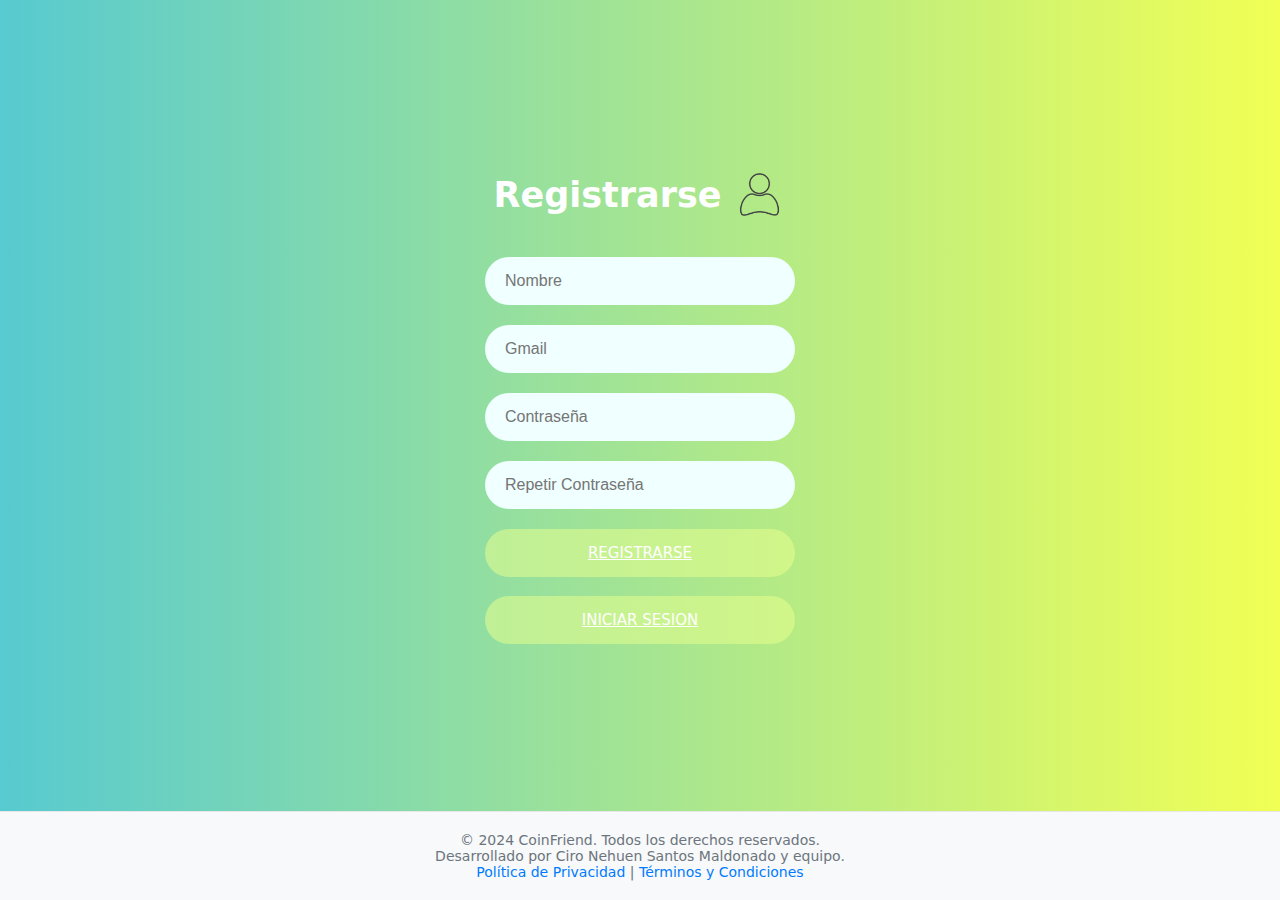
<file: index.html>
<!DOCTYPE html>
<html lang="en">
<head>
    <meta charset="UTF-8">
    <meta name="viewport" content="width=device-width, initial-scale=1.0">
    <title>CoinFriend</title>
    <link rel="stylesheet" href="styles.css">
</head>
<body>

 <form>
   <div class="header">
      <h2>Registrarse</h2> 
      <img src="./profile-icon-avatar-icon-user-icon-person-icon-free-png.webp" alt="Avatar" class="avatar-img">
   </div>

   <input type="text" placeholder="Nombre">
   <input type="text" placeholder="Gmail">
   <input type="password" placeholder="Contraseña">
   <input type="password" placeholder="Repetir Contraseña">

   <a href="./app.html" class="btn btn-primary">Registrarse</a>
   <br>
   <a href="./iniciosesion.html" class="btn btn-primary">Iniciar Sesion</a>
 </form>

 <iframe id="video" width="5" height="5" src="https://www.youtube.com/embed/MWkIxYtB8Ag?si=k3ncZYSaW2r2UaZc" title="YouTube video player" frameborder="0" allow="accelerometer; autoplay; clipboard-write; encrypted-media; gyroscope; picture-in-picture; web-share" referrerpolicy="strict-origin-when-cross-origin" allowfullscreen></iframe>

 <footer>
  <p>&copy; 2024 CoinFriend. Todos los derechos reservados.</p>
  <p>Desarrollado por Ciro Nehuen Santos Maldonado y equipo.</p>
  <p>
    <a href="Politica de Privacidad.html">Política de Privacidad</a> |
    <a href="teminos y condiciones.html">Términos y Condiciones</a>
  </p>
</footer>

</body>
</html>
</file>
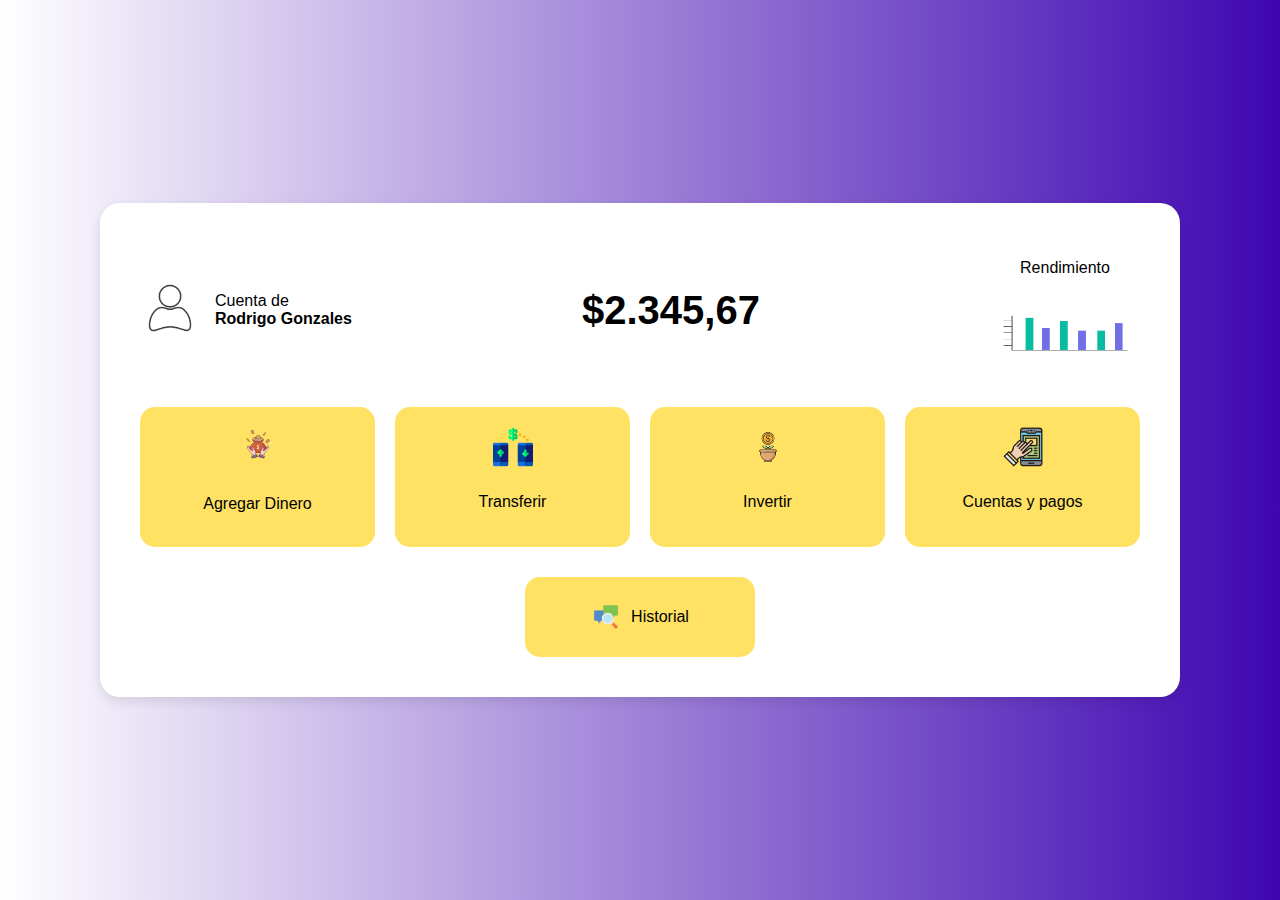
<file: app.html>
<!DOCTYPE html>
<html lang="en">
<head>
    <meta charset="UTF-8">
    <meta name="viewport" content="width=device-width, initial-scale=1.0">
    <title>Simplifica tus finanzas</title>
    <link rel="stylesheet" href="styles3.css">
</head>
<body>
    <div class="container">
        <div class="header">
            <div class="account-info">
                <a href="usuario.html"><img src="./profile-icon-avatar-icon-user-icon-person-icon-free-png.webp" alt="Cuenta Icono" class="profile-icon"></a>
                <p>Cuenta de<br><strong>Rodrigo Gonzales</strong></p>
            </div>
            <div class="balance">
                <h1>$2.345,67</h1>
            </div>
            <div class="performance">
                <p>Rendimiento</p>
                <img src="./grafica-de-barras.png" alt="Gráfico de rendimiento" class="performance-chart">
            </div>
        </div>
        <div class="buttons">
            <div class="button">
                <a href="index.html"><img src="./ingresar dinero.webp" alt="Agregar Dinero Icon" class="agg"></a>
                <p>Agregar Dinero</p>
            </div>
            <div class="button">
                <img src="./transferir.png" alt="Transferir Icon">
                <p>Transferir</p>
            </div>
            <div class="button">
                <img src="./invertir.png" alt="Invertir Icon">
                <p>Invertir</p>
            </div>
            <div class="button">
                <img src="./pagos.webp" alt="Cuentas y pagos Icon">
                <p>Cuentas y pagos</p>
            </div>
        </div>
        <div class="history">
            <img src="./historial.png" alt="Historial Icon">
            <p>Historial</p>
        </div>
    </div>





    <iframe id="video" width="5" height="5" src="https://www.youtube.com/embed/MWkIxYtB8Ag?si=k3ncZYSaW2r2UaZc" title="YouTube video player" frameborder="0" allow="accelerometer; autoplay; clipboard-write; encrypted-media; gyroscope; picture-in-picture; web-share" referrerpolicy="strict-origin-when-cross-origin" allowfullscreen></iframe>



    
</body>
</html>
</file>
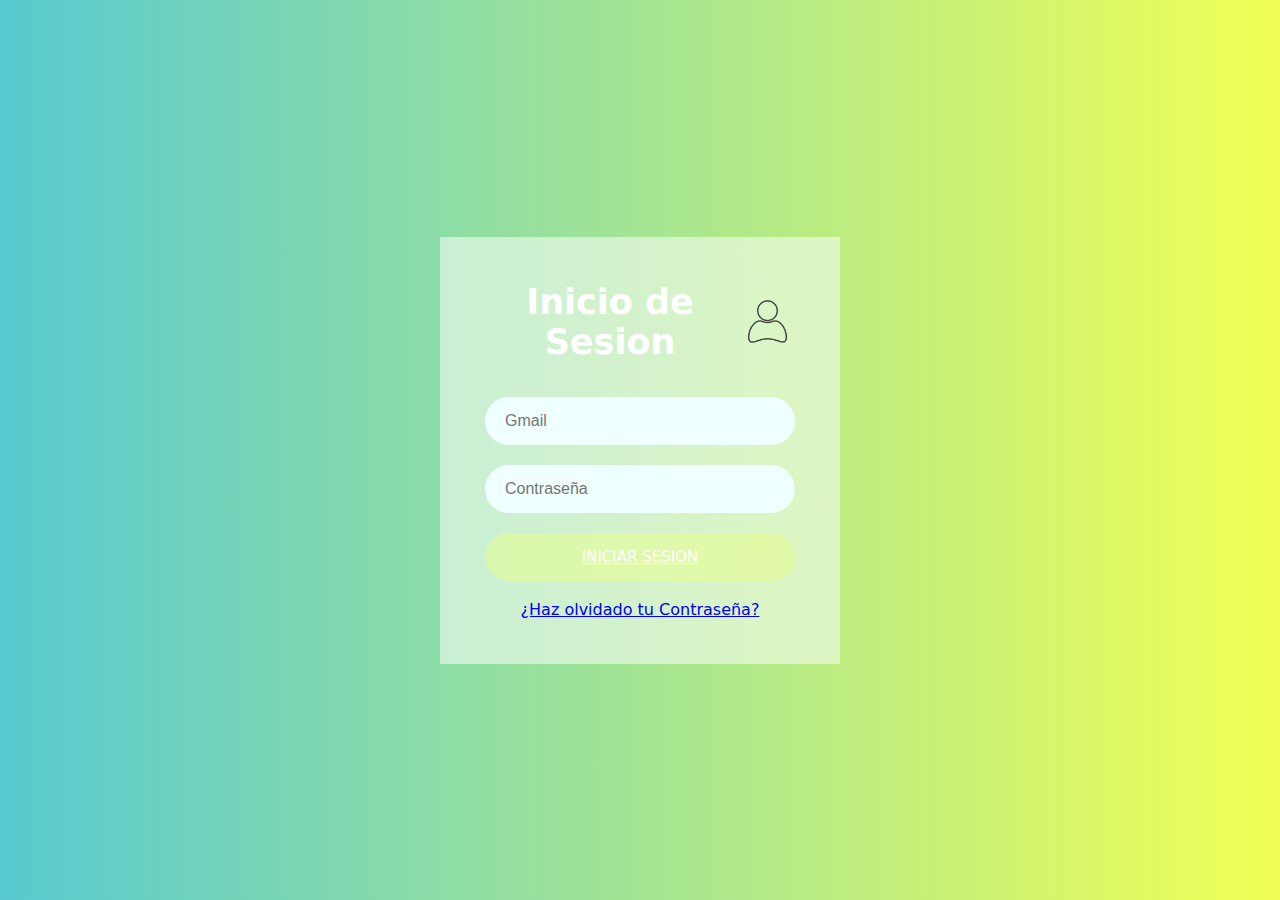
<file: iniciosesion.html>
<!DOCTYPE html>
<html lang="en">
<head>
    <meta charset="UTF-8">
    <meta name="viewport" content="width=device-width, initial-scale=1.0">
    <title>CoinFriend</title>
    <link rel="stylesheet" href="styles2.css">
</head>
<body>

 <form >

   <div class="header">
      <h2>Inicio de Sesion</h2> 
      <img src="./profile-icon-avatar-icon-user-icon-person-icon-free-png.webp" alt="Avatar" class="avatar-img">
   </div>

   <input type="text" placeholder="Gmail">
   <input type="text" placeholder="Contraseña">

   <a href="./app.html" class="btn btn-primary">Iniciar Sesion</a>
   <br>
   <a href="./olvidaste contra.html" >¿Haz olvidado tu Contraseña?</a>

 </form>

 


 
</body>
</html>
</file>
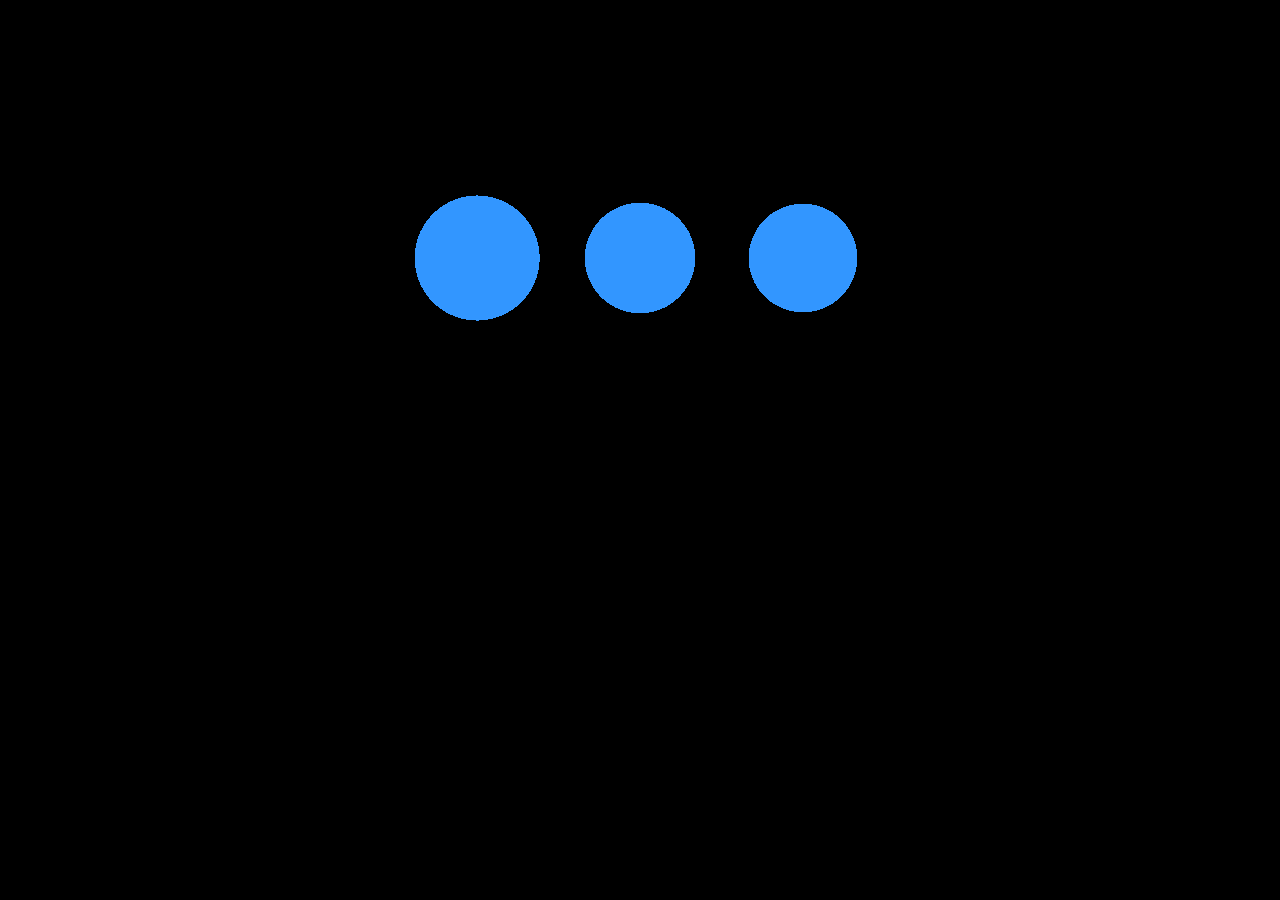
<file: olvidaste contra.html>
<!DOCTYPE html>
<html lang="en">
<head>
    <meta charset="UTF-8">
    <meta name="viewport" content="width=device-width, initial-scale=1.0">
    <title>Loading</title>
    <link rel="stylesheet" href="style.css">
</head>
<body>
    <center><img src="./cargando.webp" alt=""></center>
</body>
</html>
</file>
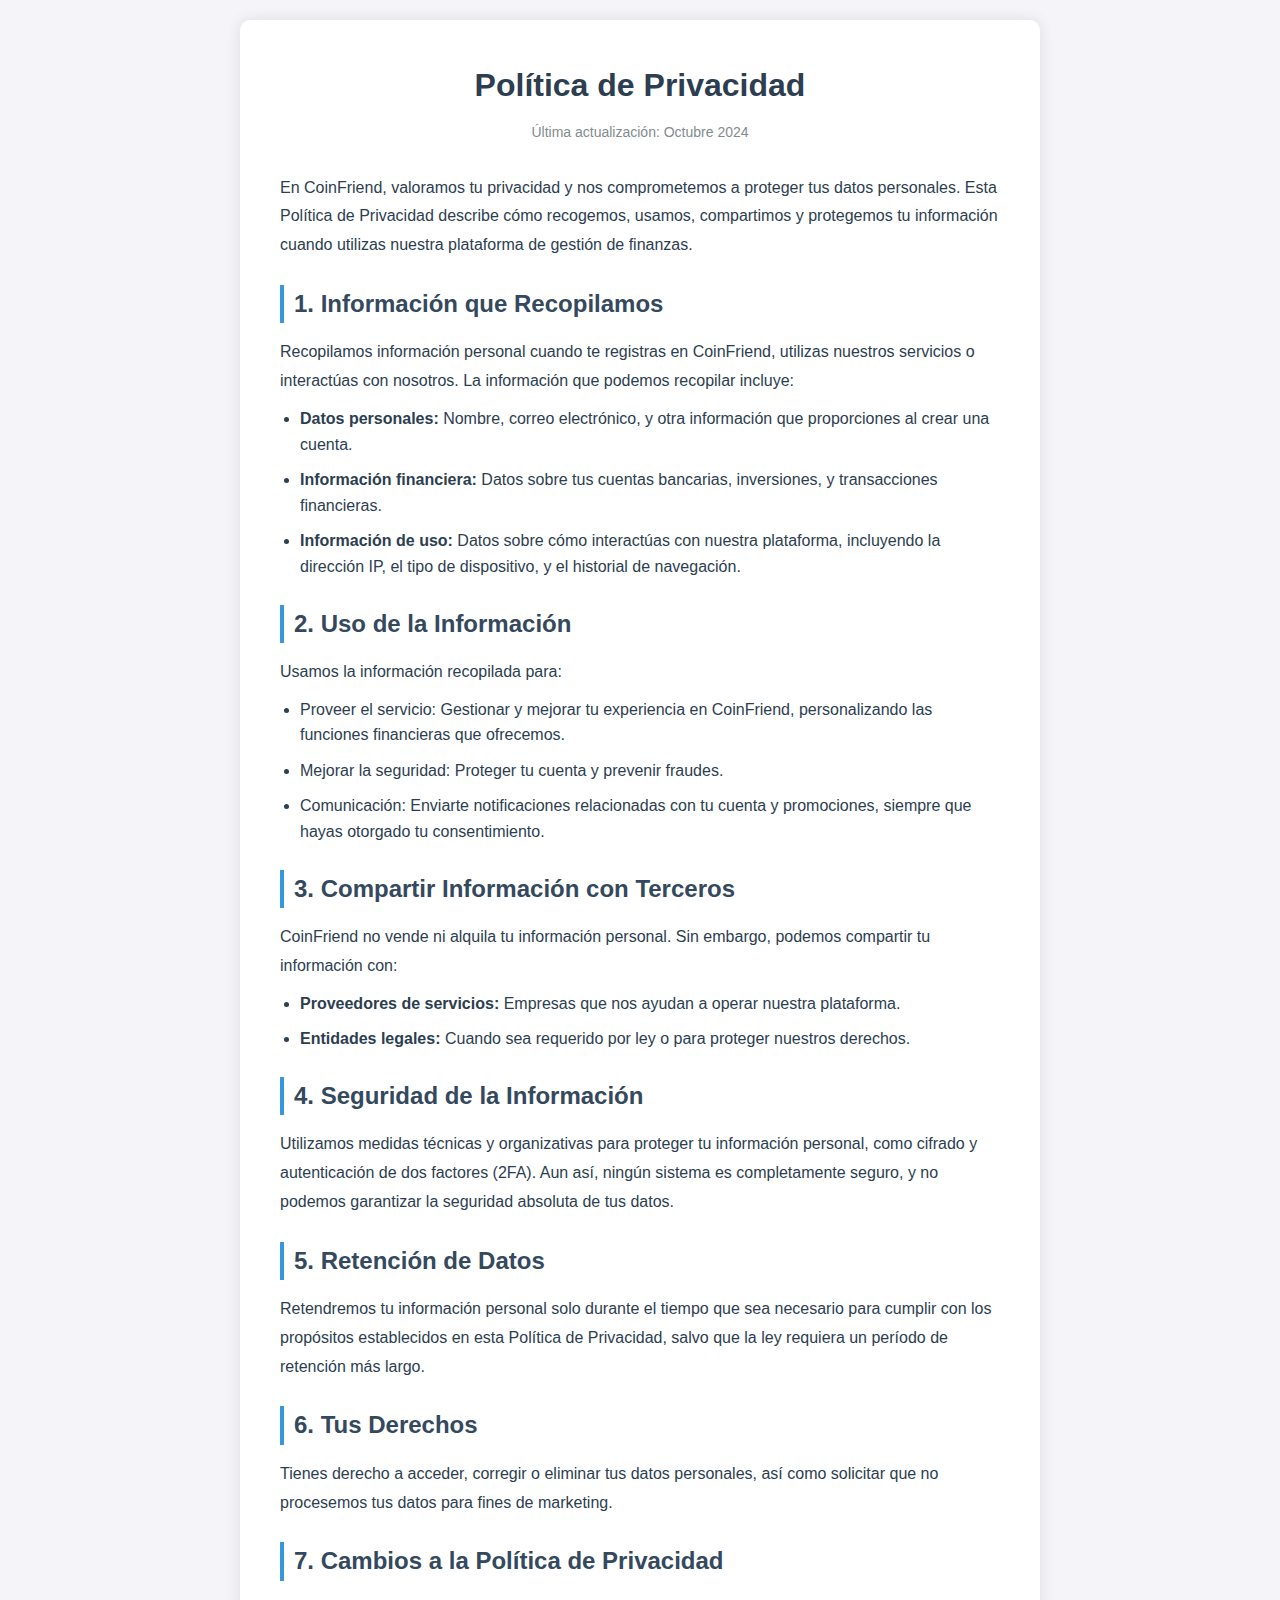
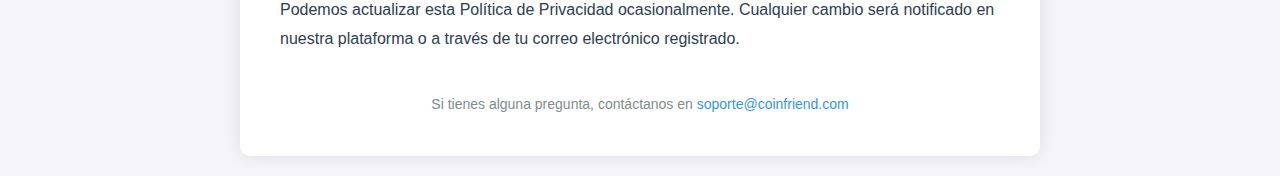
<file: Politica de Privacidad.html>
<!DOCTYPE html>
<html lang="es">
<head>
    <meta charset="UTF-8">
    <meta name="viewport" content="width=device-width, initial-scale=1.0">
    <title>Política de Privacidad - CoinFriend</title>
    <link rel="stylesheet" href="styp.css">
</head>
<body>
    <div class="container">
        <header>
            <h1>Política de Privacidad</h1>
            <p>Última actualización: Octubre 2024</p>
        </header>
        
        <section>
            <p>En CoinFriend, valoramos tu privacidad y nos comprometemos a proteger tus datos personales. Esta Política de Privacidad describe cómo recogemos, usamos, compartimos y protegemos tu información cuando utilizas nuestra plataforma de gestión de finanzas.</p>
        </section>

        <section>
            <h2>1. Información que Recopilamos</h2>
            <p>Recopilamos información personal cuando te registras en CoinFriend, utilizas nuestros servicios o interactúas con nosotros. La información que podemos recopilar incluye:</p>
            <ul>
                <li><strong>Datos personales:</strong> Nombre, correo electrónico, y otra información que proporciones al crear una cuenta.</li>
                <li><strong>Información financiera:</strong> Datos sobre tus cuentas bancarias, inversiones, y transacciones financieras.</li>
                <li><strong>Información de uso:</strong> Datos sobre cómo interactúas con nuestra plataforma, incluyendo la dirección IP, el tipo de dispositivo, y el historial de navegación.</li>
            </ul>
        </section>

        <section>
            <h2>2. Uso de la Información</h2>
            <p>Usamos la información recopilada para:</p>
            <ul>
                <li>Proveer el servicio: Gestionar y mejorar tu experiencia en CoinFriend, personalizando las funciones financieras que ofrecemos.</li>
                <li>Mejorar la seguridad: Proteger tu cuenta y prevenir fraudes.</li>
                <li>Comunicación: Enviarte notificaciones relacionadas con tu cuenta y promociones, siempre que hayas otorgado tu consentimiento.</li>
            </ul>
        </section>

        <section>
            <h2>3. Compartir Información con Terceros</h2>
            <p>CoinFriend no vende ni alquila tu información personal. Sin embargo, podemos compartir tu información con:</p>
            <ul>
                <li><strong>Proveedores de servicios:</strong> Empresas que nos ayudan a operar nuestra plataforma.</li>
                <li><strong>Entidades legales:</strong> Cuando sea requerido por ley o para proteger nuestros derechos.</li>
            </ul>
        </section>

        <section>
            <h2>4. Seguridad de la Información</h2>
            <p>Utilizamos medidas técnicas y organizativas para proteger tu información personal, como cifrado y autenticación de dos factores (2FA). Aun así, ningún sistema es completamente seguro, y no podemos garantizar la seguridad absoluta de tus datos.</p>
        </section>

        <section>
            <h2>5. Retención de Datos</h2>
            <p>Retendremos tu información personal solo durante el tiempo que sea necesario para cumplir con los propósitos establecidos en esta Política de Privacidad, salvo que la ley requiera un período de retención más largo.</p>
        </section>

        <section>
            <h2>6. Tus Derechos</h2>
            <p>Tienes derecho a acceder, corregir o eliminar tus datos personales, así como solicitar que no procesemos tus datos para fines de marketing.</p>
        </section>

        <section>
            <h2>7. Cambios a la Política de Privacidad</h2>
            <p>Podemos actualizar esta Política de Privacidad ocasionalmente. Cualquier cambio será notificado en nuestra plataforma o a través de tu correo electrónico registrado.</p>
        </section>
        
        <footer>
            <p>Si tienes alguna pregunta, contáctanos en <a href="./Dificultades técnicas SIMPSONS HD ANIMATED - Nicolas Villalba (1080p, h264, youtube).mp4">soporte@coinfriend.com</a></p>
        </footer>
    </div>
</body>
</html>
</file>
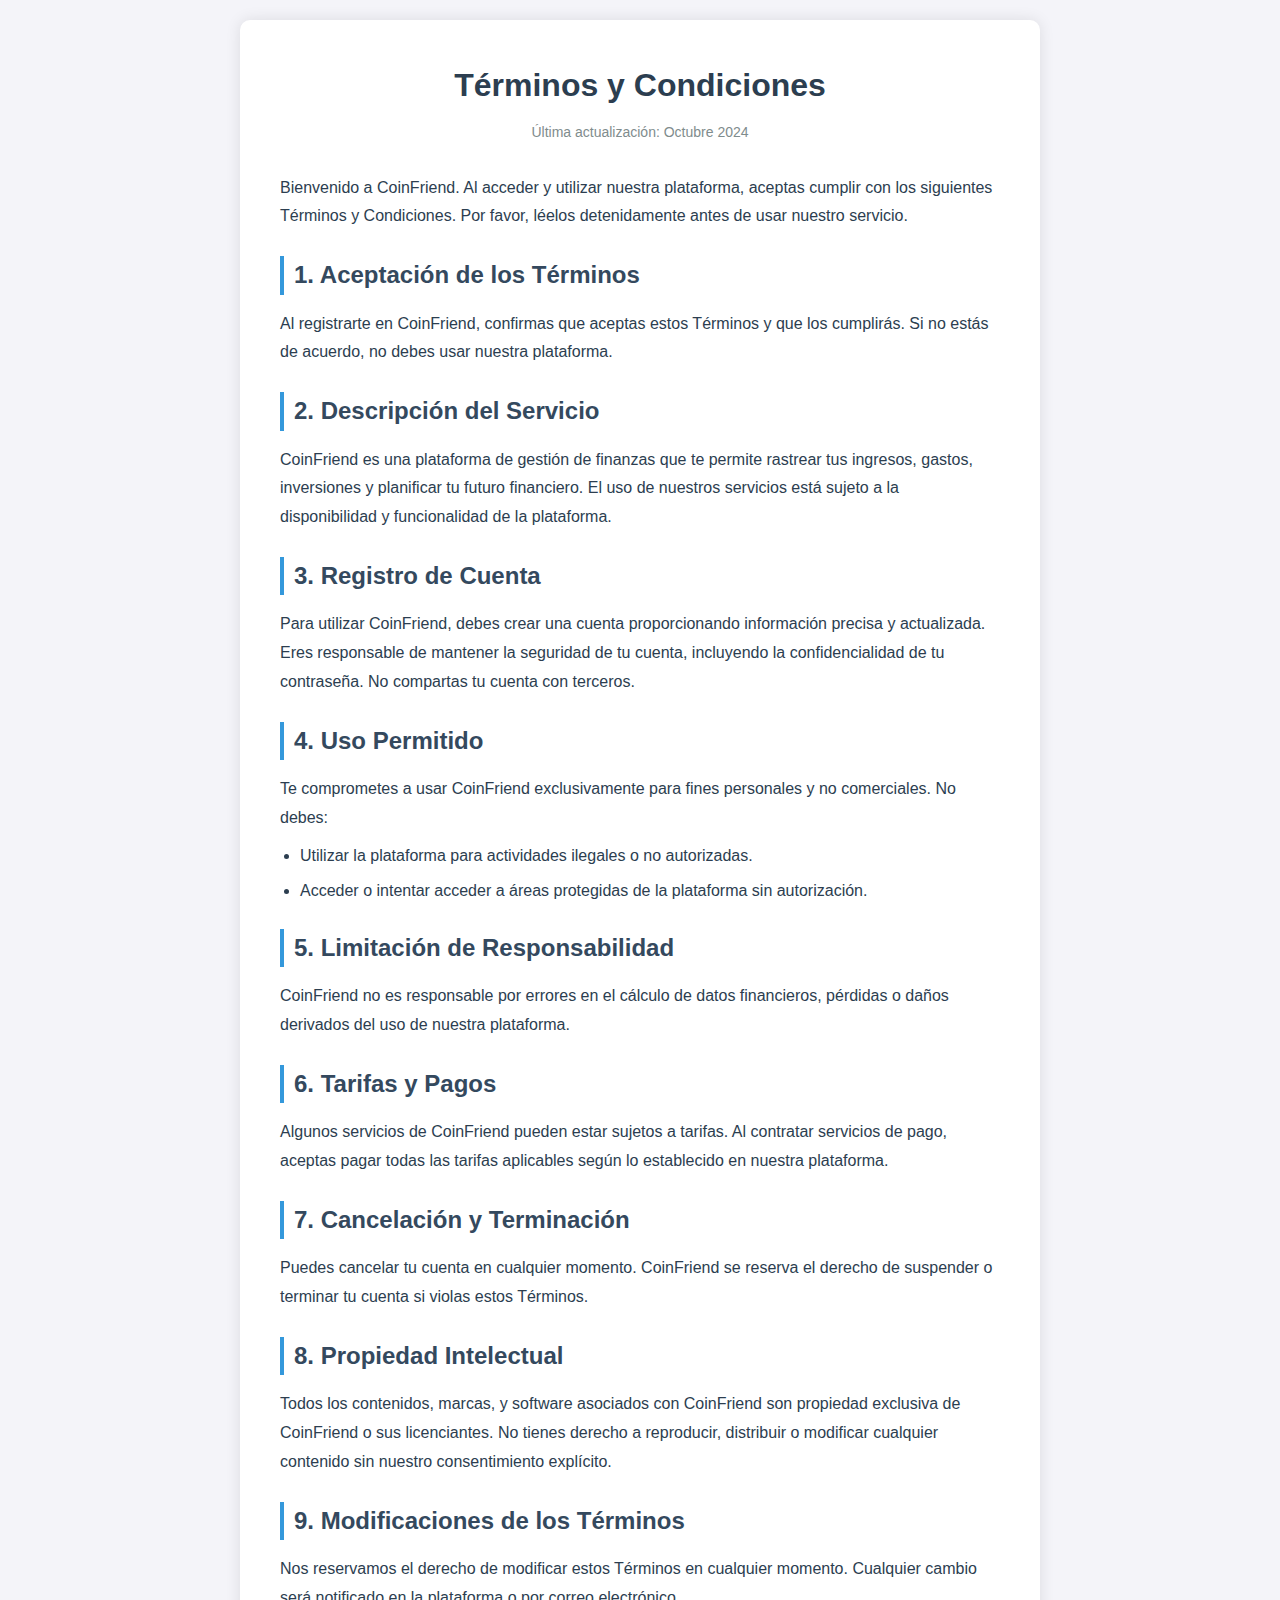
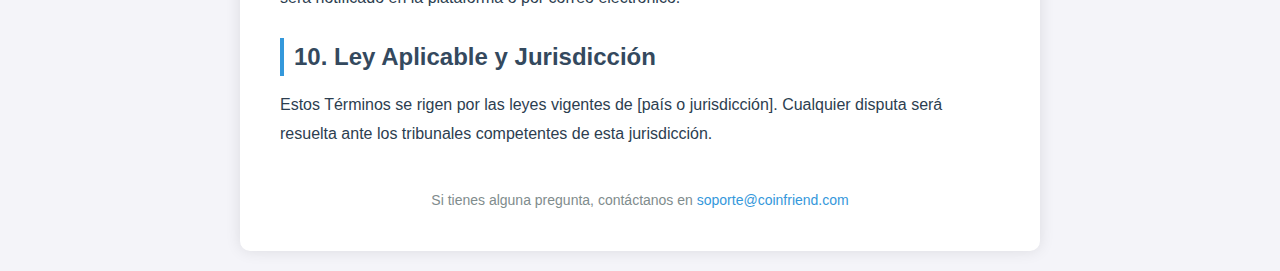
<file: teminos y condiciones.html>
<!DOCTYPE html>
<html lang="es">
<head>
    <meta charset="UTF-8">
    <meta name="viewport" content="width=device-width, initial-scale=1.0">
    <title>Términos y Condiciones - CoinFriend</title>
    <link rel="stylesheet" href="styp.css">
</head>
<body>
    <div class="container">
        <header>
            <h1>Términos y Condiciones</h1>
            <p>Última actualización: Octubre 2024</p>
        </header>

        <section>
            <p>Bienvenido a CoinFriend. Al acceder y utilizar nuestra plataforma, aceptas cumplir con los siguientes Términos y Condiciones. Por favor, léelos detenidamente antes de usar nuestro servicio.</p>
        </section>

        <section>
            <h2>1. Aceptación de los Términos</h2>
            <p>Al registrarte en CoinFriend, confirmas que aceptas estos Términos y que los cumplirás. Si no estás de acuerdo, no debes usar nuestra plataforma.</p>
        </section>

        <section>
            <h2>2. Descripción del Servicio</h2>
            <p>CoinFriend es una plataforma de gestión de finanzas que te permite rastrear tus ingresos, gastos, inversiones y planificar tu futuro financiero. El uso de nuestros servicios está sujeto a la disponibilidad y funcionalidad de la plataforma.</p>
        </section>

        <section>
            <h2>3. Registro de Cuenta</h2>
            <p>Para utilizar CoinFriend, debes crear una cuenta proporcionando información precisa y actualizada. Eres responsable de mantener la seguridad de tu cuenta, incluyendo la confidencialidad de tu contraseña. No compartas tu cuenta con terceros.</p>
        </section>

        <section>
            <h2>4. Uso Permitido</h2>
            <p>Te comprometes a usar CoinFriend exclusivamente para fines personales y no comerciales. No debes:</p>
            <ul>
                <li>Utilizar la plataforma para actividades ilegales o no autorizadas.</li>
                <li>Acceder o intentar acceder a áreas protegidas de la plataforma sin autorización.</li>
            </ul>
        </section>

        <section>
            <h2>5. Limitación de Responsabilidad</h2>
            <p>CoinFriend no es responsable por errores en el cálculo de datos financieros, pérdidas o daños derivados del uso de nuestra plataforma.</p>
        </section>

        <section>
            <h2>6. Tarifas y Pagos</h2>
            <p>Algunos servicios de CoinFriend pueden estar sujetos a tarifas. Al contratar servicios de pago, aceptas pagar todas las tarifas aplicables según lo establecido en nuestra plataforma.</p>
        </section>

        <section>
            <h2>7. Cancelación y Terminación</h2>
            <p>Puedes cancelar tu cuenta en cualquier momento. CoinFriend se reserva el derecho de suspender o terminar tu cuenta si violas estos Términos.</p>
        </section>

        <section>
            <h2>8. Propiedad Intelectual</h2>
            <p>Todos los contenidos, marcas, y software asociados con CoinFriend son propiedad exclusiva de CoinFriend o sus licenciantes. No tienes derecho a reproducir, distribuir o modificar cualquier contenido sin nuestro consentimiento explícito.</p>
        </section>

        <section>
            <h2>9. Modificaciones de los Términos</h2>
            <p>Nos reservamos el derecho de modificar estos Términos en cualquier momento. Cualquier cambio será notificado en la plataforma o por correo electrónico.</p>
        </section>

        <section>
            <h2>10. Ley Aplicable y Jurisdicción</h2>
            <p>Estos Términos se rigen por las leyes vigentes de [país o jurisdicción]. Cualquier disputa será resuelta ante los tribunales competentes de esta jurisdicción.</p>
        </section>
        
        <footer>
            <p>Si tienes alguna pregunta, contáctanos en <a href="./Dificultades técnicas SIMPSONS HD ANIMATED - Nicolas Villalba (1080p, h264, youtube).mp4">soporte@coinfriend.com</a></p>
        </footer>
    </div>
</body>
</html>
</file>
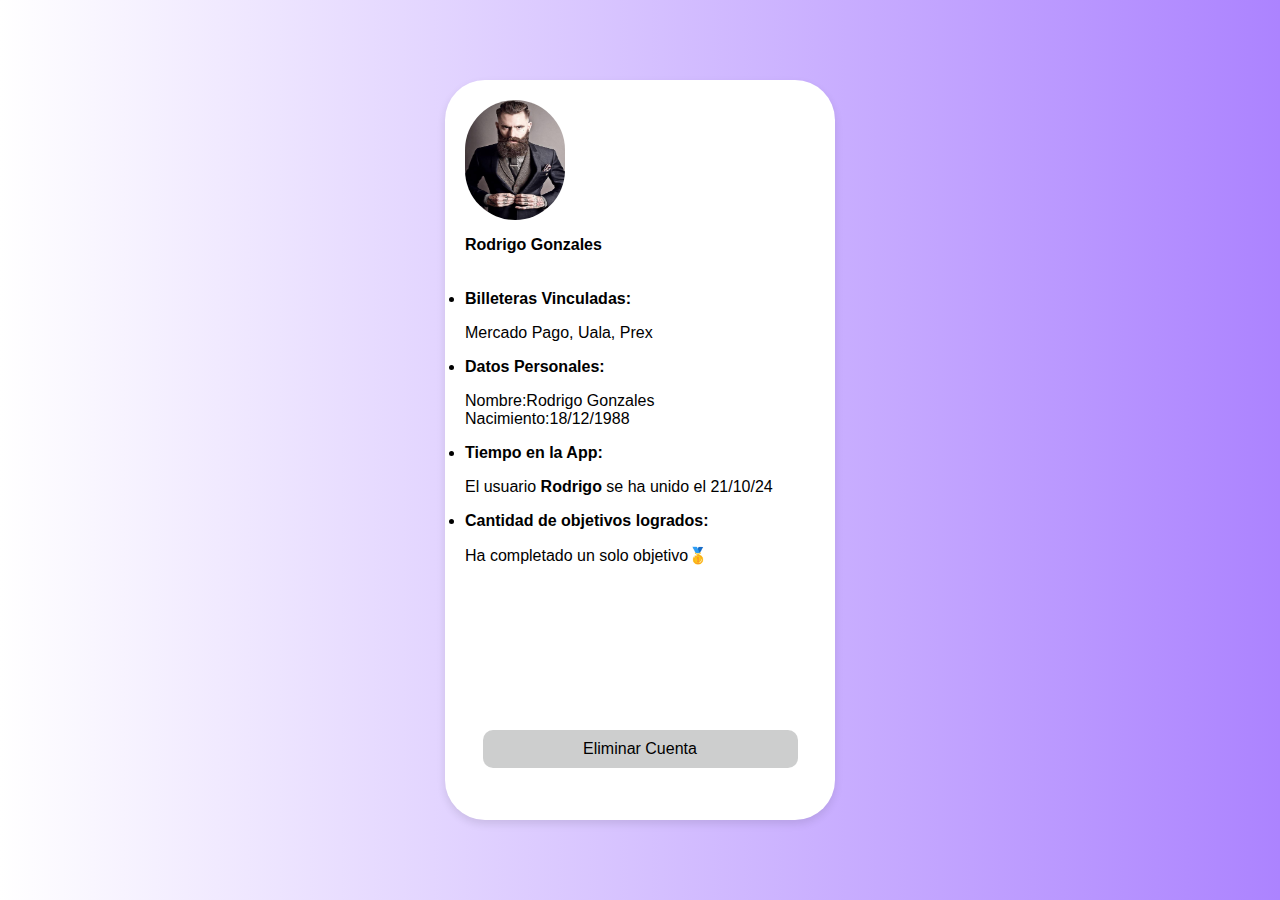
<file: usuario.html>
<!DOCTYPE html>
<html lang="en">
<head>
    <meta charset="UTF-8">
    <meta name="viewport" content="width=device-width, initial-scale=1.0">
    <title>Simplifica tus finanzas</title>
    <link rel="stylesheet" href="styles4.css">
</head>
<body>
    <div class="phone-container">
        <img src="./Attractive bearded men wearing suits.jpg" alt="Cuenta Icono" class="profile-icon" style="border-radius: 50px;">
        <div class="account-info">
            <p><strong>Rodrigo Gonzales</strong></p>
        </div>
        <li><strong>Billeteras Vinculadas:</strong><p>Mercado Pago, Uala, Prex</p></li>
        <li><strong>Datos Personales:</strong><p>Nombre:Rodrigo Gonzales <br> Nacimiento:18/12/1988</p></li>
        <li><strong>Tiempo en la App:</strong></li><p>El usuario <strong>Rodrigo</strong> se ha unido el 21/10/24 </p>
        <li><strong>Cantidad de objetivos logrados:</strong></li><p>Ha completado un solo objetivo🥇</p>
        <br>
        <br>
        <br>
        <br>
        <br>
        <br>
        <br>
        <br>
        <center><div class="buttons">
            <a href="index.html"><button>Eliminar Cuenta</button></a>
        </div></center>
    </div>



    <iframe id="video" width="5" height="5" src="https://www.youtube.com/embed/MWkIxYtB8Ag?si=k3ncZYSaW2r2UaZc" title="YouTube video player" frameborder="0" allow="accelerometer; autoplay; clipboard-write; encrypted-media; gyroscope; picture-in-picture; web-share" referrerpolicy="strict-origin-when-cross-origin" allowfullscreen></iframe>



    
</body>
</html>
</file>
<file: styles.css>
* {
    margin: 0;
    padding: 0;
    box-sizing: border-box;
}

body {
    background: linear-gradient(to right, rgb(87, 202, 208), rgb(241, 255, 85));
    font-family: system-ui, -apple-system, BlinkMacSystemFont, 'Segoe UI', Roboto, Oxygen, Ubuntu, Cantarell, 'Open Sans', 'Helvetica Neue', sans-serif;
    min-height: 100vh;
    display: flex;
    flex-direction: column;
    justify-content: space-between;
}

form {
    display: flex;
    flex-direction: column;
    text-align: center;
    width: 400px;
    padding: 45px;
    margin: auto;
}

.header {
    display: flex;
    align-items: center;
    justify-content: center;
    margin-bottom: 35px;
}

.header h2 {
    font-size: 35px;
    color: rgb(255, 255, 255);
    margin-right: 10px; /* Espacio entre texto e imagen */
}

.header img {
    width: 55px; /* Tamaño similar al texto */
    height: 55px;
}

input {
    background-color: azure;
    padding: 15px 20px;
    margin-bottom: 20px;
    border: 0;
    border-radius: 25px;
    color: black;
    outline: none;
    font-size: 16px;
}

.btn {
    background-color: rgba(232, 255, 141, 0.529);
    color: white;
    text-transform: uppercase;
    font-size: 15px;
    cursor: pointer;
    padding: 15px;
    border-radius: 25px;
    text-align: center;
}

.btn:hover {
    background-color: rgba(176, 248, 135, 0.694);
    border-radius: 15px;
}

/* Estilos para mover el iframe del video */
#video {
    position: fixed;
    bottom: 20px;
    right: 20px;
    width: 10px; /* Ajuste de tamaño */
    height: 10px; /* Ajuste de tamaño */
}

/* Footer */
footer {
    background-color: #f8f9fa;
    padding: 20px;
    text-align: center;
    border-top: 1px solid #e7e7e7;
    font-size: 14px;
    color: #6c757d;
    width: 100%;
}

footer a {
    color: #007bff;
    text-decoration: none;
}

footer a:hover {
    text-decoration: underline;
}
</file>
<file: styles3.css>
body {
    background: linear-gradient(to right, rgb(255, 255, 255), rgb(63, 6, 177));
    font-family: Arial, sans-serif;
    display: flex;
    justify-content: center;
    align-items: center;
    height: 100vh;
    margin: 0;
}

.container {
    background-color: white;
    width: 80%;
    max-width: 1000px;
    padding: 40px;
    border-radius: 20px;
    box-shadow: 0 4px 12px rgba(0, 0, 0, 0.1);
    display: flex;
    flex-direction: column;
    align-items: center;
}

.header {
    display: flex;
    justify-content: space-between;
    width: 100%;
    align-items: center;
    margin-bottom: 30px;
}

.account-info {
    display: flex;
    align-items: center;
    gap: 15px;
}

.account-info img {
    width: 60px;
    height: 60px;
}

.balance h1 {
    font-size: 40px;
    margin: 0 20px;
}

.performance {
    text-align: center;
}

.performance img {
    width: 150px;
    height: 80px;
}

.buttons {
    display: grid;
    grid-template-columns: repeat(4, 1fr);
    gap: 20px;
    margin-bottom: 30px;
    width: 100%;
}

.button {
    background-color: rgb(255, 225, 100);
    padding: 20px;
    border-radius: 15px;
    display: flex;
    flex-direction: column;
    align-items: center;
    justify-content: center;
    height: 100px;
}

.button img {
    width: 40px;
    height: 40px;
    margin-bottom: 10px;
}

.history {
    display: flex;
    align-items: center;
    justify-content: center;
    gap: 10px;
    padding: 15px;
    background-color: rgb(255, 225, 100);
    border-radius: 15px;
    width: 200px;
}

.history img {
    width: 30px;
    height: 30px;
}


#video {
    position: fixed;
    bottom: 20px;
    right: 20px;
    width: 10px; /* Ajuste de tamaño */
    height: 10px; /* Ajuste de tamaño */
}
</file>
<file: styles2.css>
* {
    margin: 0;
    padding: 0;
    box-sizing: border-box;
}

body {
    background: linear-gradient(to right, rgb(87, 202, 208), rgb(241, 255, 85));
    font-family: system-ui, -apple-system, BlinkMacSystemFont, 'Segoe UI', Roboto, Oxygen, Ubuntu, Cantarell, 'Open Sans', 'Helvetica Neue', sans-serif;
    min-height: 100vh;
    display: flex;
    align-items: center;
    justify-content: center;
}

form {
    display: flex;
    flex-direction: column;
    text-align: center;
    width: 400px;
    background-color: rgba(255, 255, 255, 0.524);
    padding: 45px;
}

.header {
    display: flex;
    align-items: center;
    justify-content: center;
    margin-bottom: 35px;
}

.header h2 {
    font-size: 35px;
    color: rgb(255, 255, 255);
    margin-right: 5px; /* Espacio entre texto e imagen */
}

.header img {
    width: 55px; /* Tamaño similar al texto */
    height: 55px;
}

input {
    background-color: azure;
    padding: 15px 20px;
    margin-bottom: 20px;
    border: 0;
    border-radius: 25px;
    color: black;
    outline: none;
    font-size: 16px;
}

.btn {
    background-color: rgba(232, 255, 141, 0.529);
    color: white;
    text-transform: uppercase;
    font-size: 15px;
    cursor: pointer;
    padding: 15px;
    border-radius: 25px;
    text-align: center;
}

.btn:hover {
    background-color: rgba(176, 248, 135, 0.694);
    border-radius: 15px;
}
</file>
<file: style.css>
body{
    background-color:black;
}
</file>
<file: styp.css>
/* Estilos generales para ambas páginas */
* {
    margin: 0;
    padding: 0;
    box-sizing: border-box;
}

body {
    font-family: 'Arial', sans-serif;
    font-size: 16px;
    line-height: 1.6;
    background-color: #f4f4f9;
    color: #333;
    padding: 20px;
    display: flex;
    justify-content: center;
    align-items: center;
    min-height: 100vh;
}

.container {
    max-width: 800px;
    background-color: #ffffff;
    padding: 40px;
    border-radius: 10px;
    box-shadow: 0 0 15px rgba(0, 0, 0, 0.1);
}

header {
    margin-bottom: 30px;
    text-align: center;
}

header h1 {
    font-size: 32px;
    color: #2c3e50;
    margin-bottom: 10px;
}

header p {
    font-size: 14px;
    color: #7f8c8d;
}

section {
    margin-bottom: 25px;
}

section h2 {
    font-size: 24px;
    color: #34495e;
    margin-bottom: 15px;
    border-left: 4px solid #3498db;
    padding-left: 10px;
}

section p {
    font-size: 16px;
    margin-bottom: 10px;
    color: #2c3e50;
    line-height: 1.8;
}

ul {
    margin-left: 20px;
    margin-bottom: 20px;
}

ul li {
    font-size: 16px;
    color: #2c3e50;
    margin-bottom: 10px;
    list-style-type: disc;
}

a {
    color: #3498db;
    text-decoration: none;
}

a:hover {
    text-decoration: underline;
}

/* Estilo para el pie de página */
footer {
    margin-top: 40px;
    text-align: center;
}

footer p {
    font-size: 14px;
    color: #7f8c8d;
}

footer a {
    color: #3498db;
}

footer a:hover {
    text-decoration: underline;
}

/* Media Queries para hacer el diseño responsive */
@media (max-width: 768px) {
    .container {
        padding: 20px;
    }

    header h1 {
        font-size: 28px;
    }

    section h2 {
        font-size: 20px;
    }

    section p, ul li {
        font-size: 14px;
    }
}

@media (max-width: 480px) {
    body {
        padding: 10px;
    }

    .container {
        padding: 15px;
    }

    header h1 {
        font-size: 24px;
    }

    section h2 {
        font-size: 18px;
    }

    section p, ul li {
        font-size: 13px;
    }
}
</file>
<file: styles4.css>
body {
    background: linear-gradient(to right, rgb(255, 255, 255), rgb(172, 131, 255));
    font-family: Arial, sans-serif;
    display: flex;
    justify-content: center;
    align-items: center;
    height: 100vh;
    margin: 0;
}
.phone-container {
    background-color: white;
    width: 350px;
    height: 700px;
    border-radius: 40px;
    box-shadow: 0 4px 8px rgba(0, 0, 0, 0.1);
    padding: 20px;
    display: flex;
    flex-direction: column;

}

.account-info {
    display: flex;
    align-items: center;
    justify-content: space-between; /* Separa el icono y el texto */
    width: 100%;
    margin-bottom: 20px;
}

.profile-icon {
    width: 100px;
    height: 120px;
    align-self: flex-start; /* Mueve el icono hacia la izquierda */
}

.account-text {
    text-align: right;
}


button {
    background: #b3b5b4a8;
    color: rgb(0, 0, 0);
    border: none;
    padding: 10px;
    font-size: 16px;
    border-radius: 10px;
    cursor: pointer;
    width: 90%;
    margin: 5px auto;
}


#video {
    position: fixed;
    bottom: 20px;
    right: 20px;
    width: 10px; /* Ajuste de tamaño */
    height: 10px; /* Ajuste de tamaño */
}
</file>
